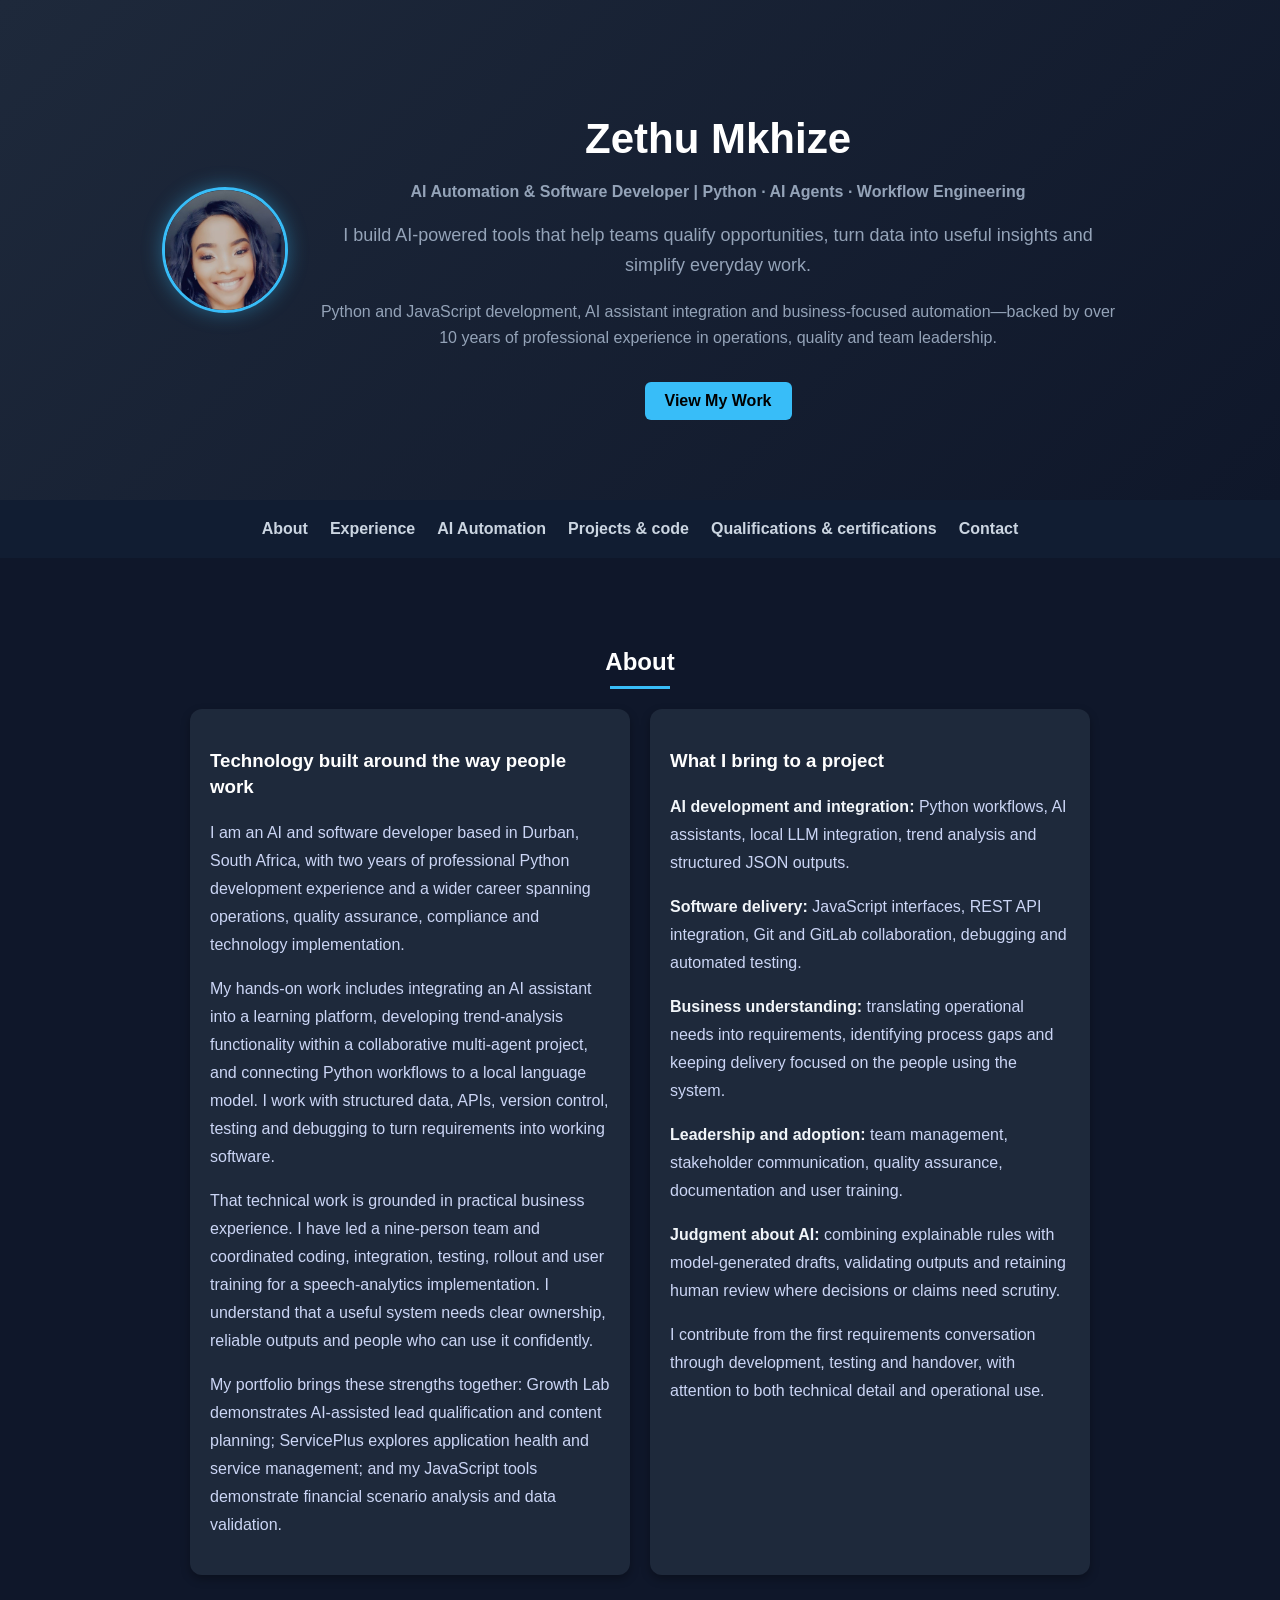
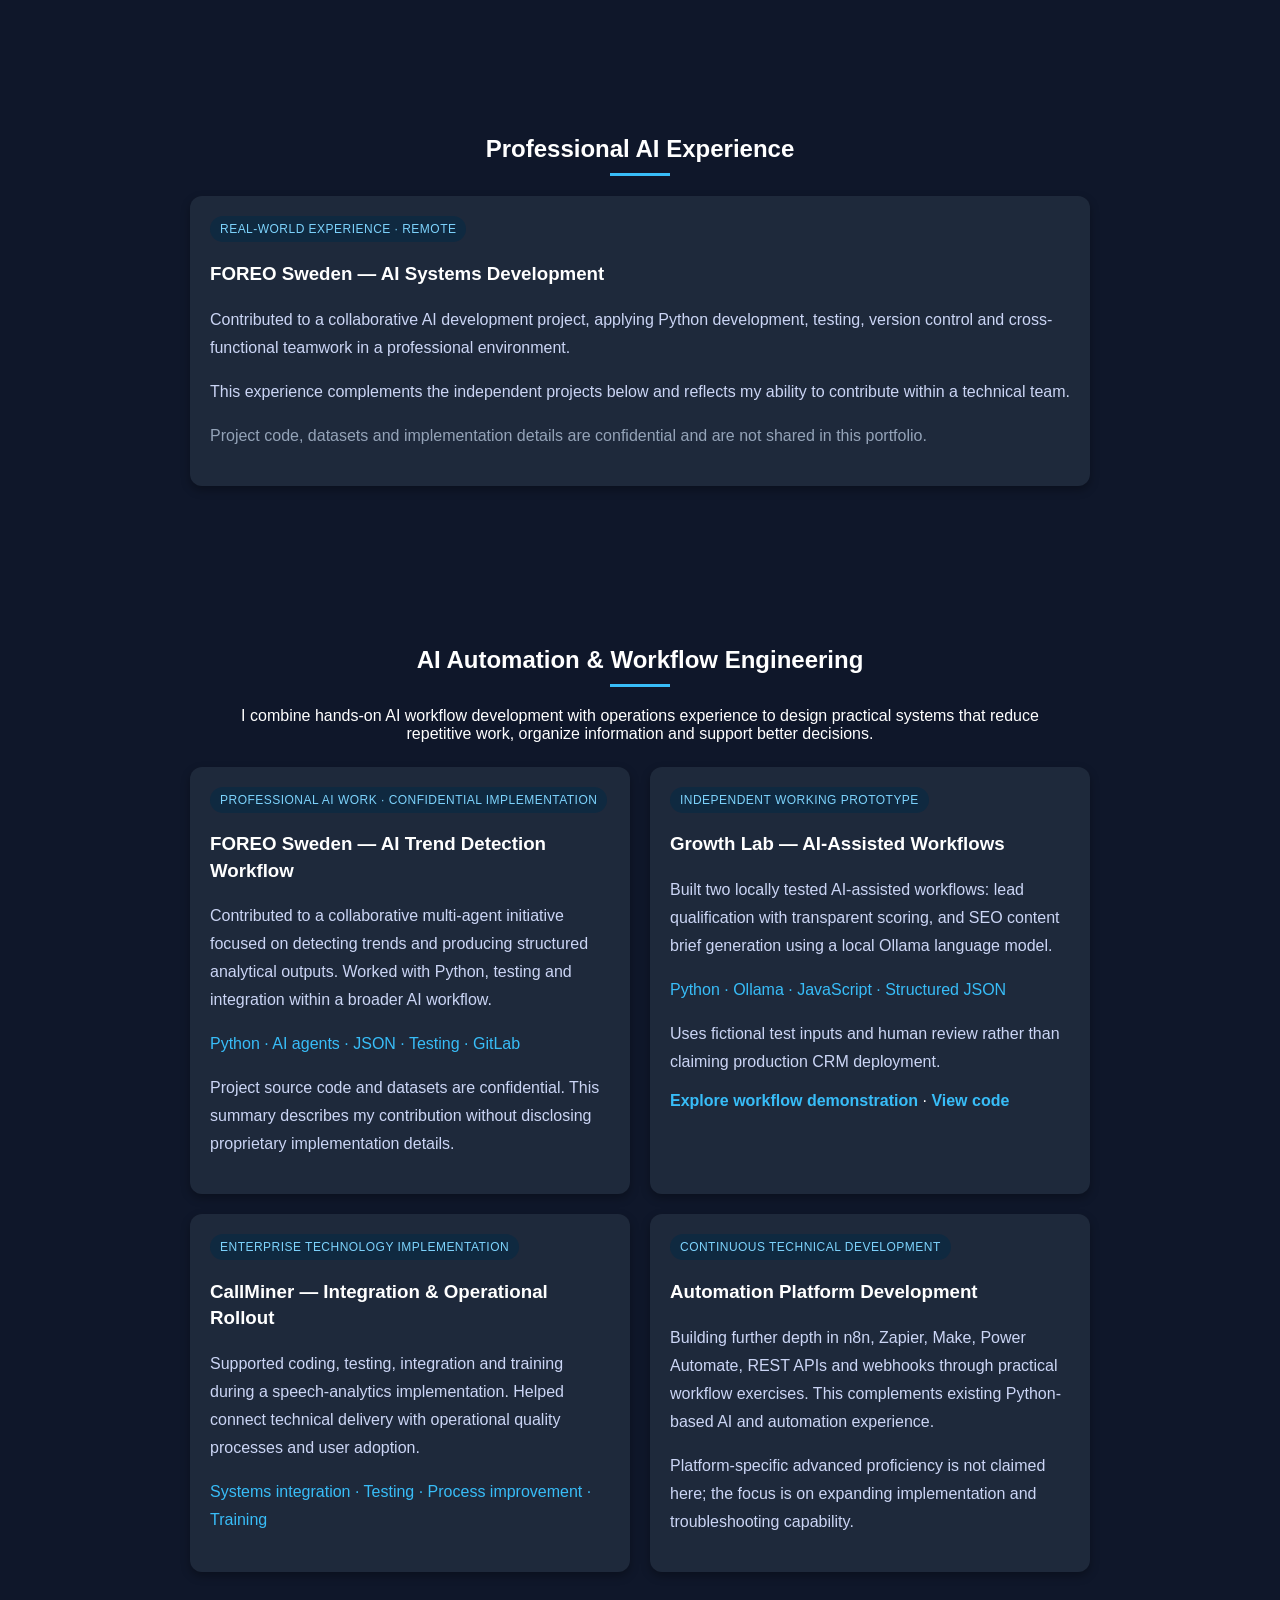
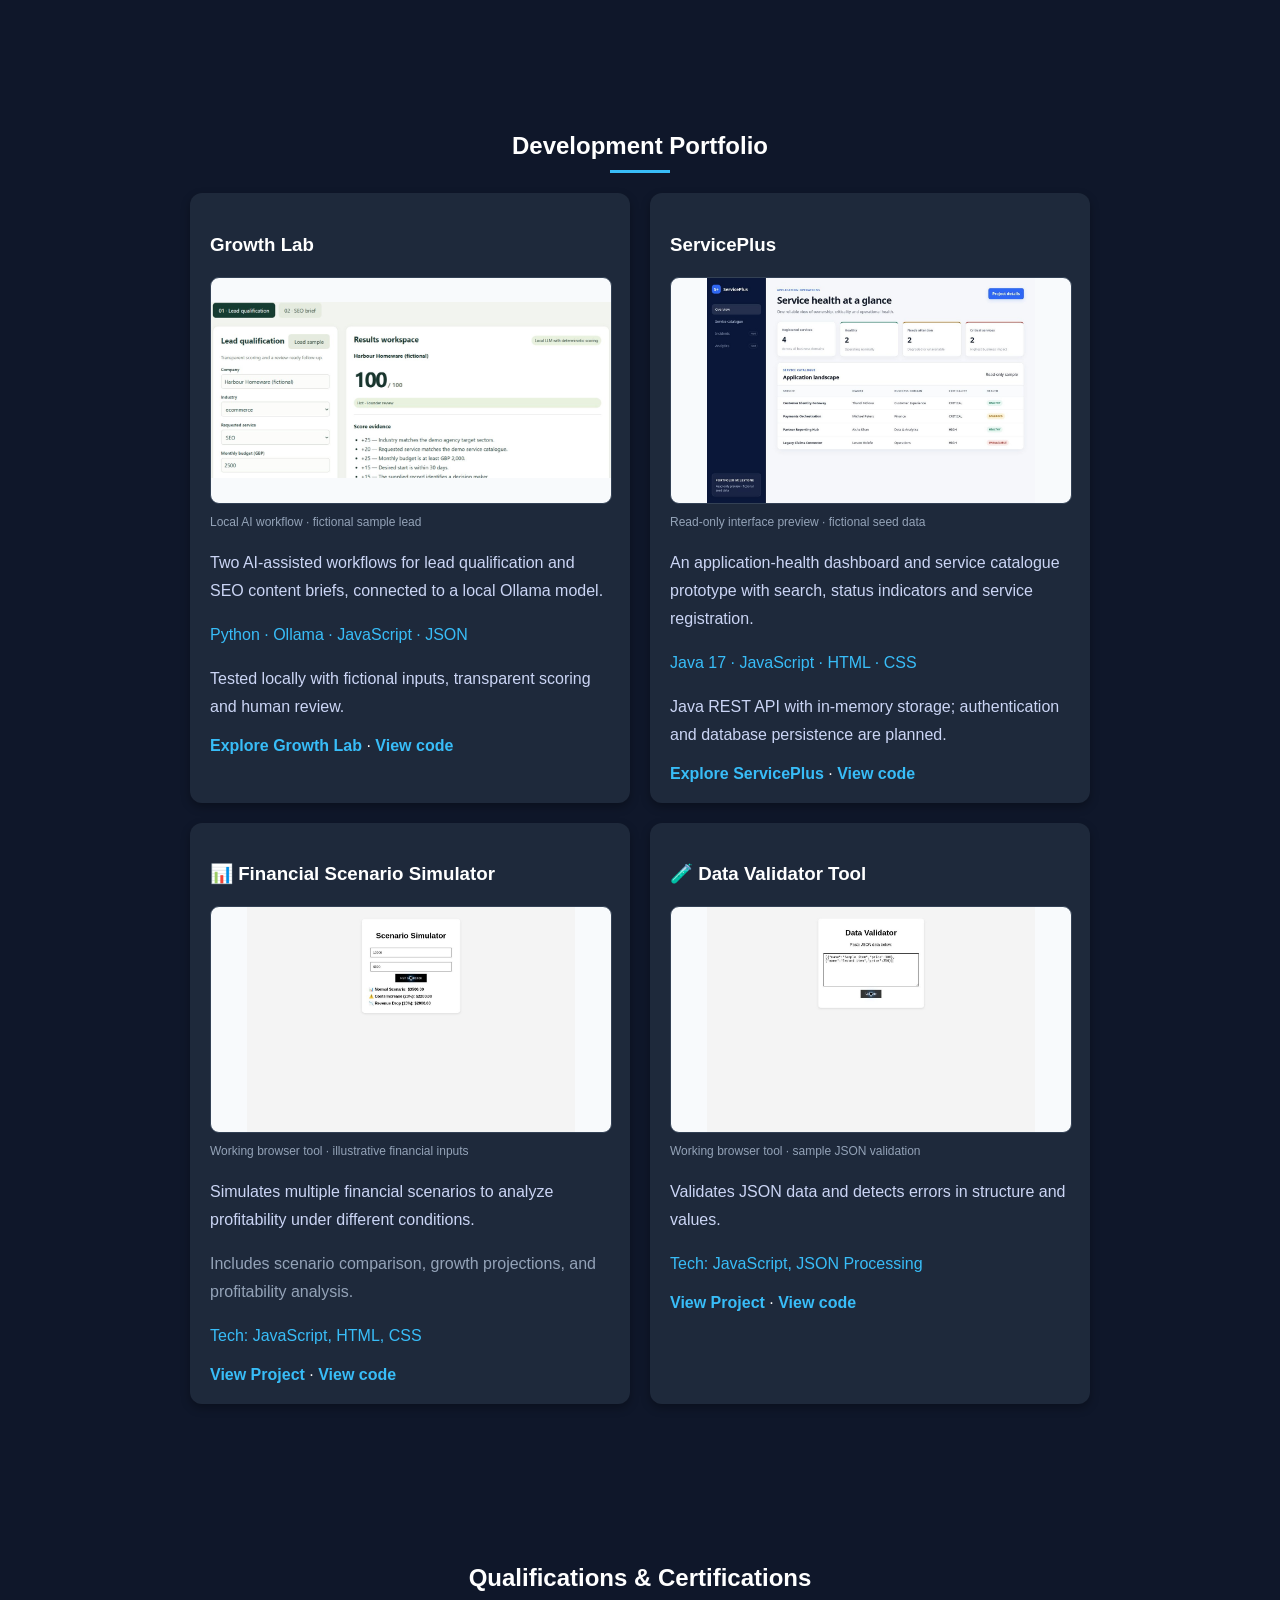
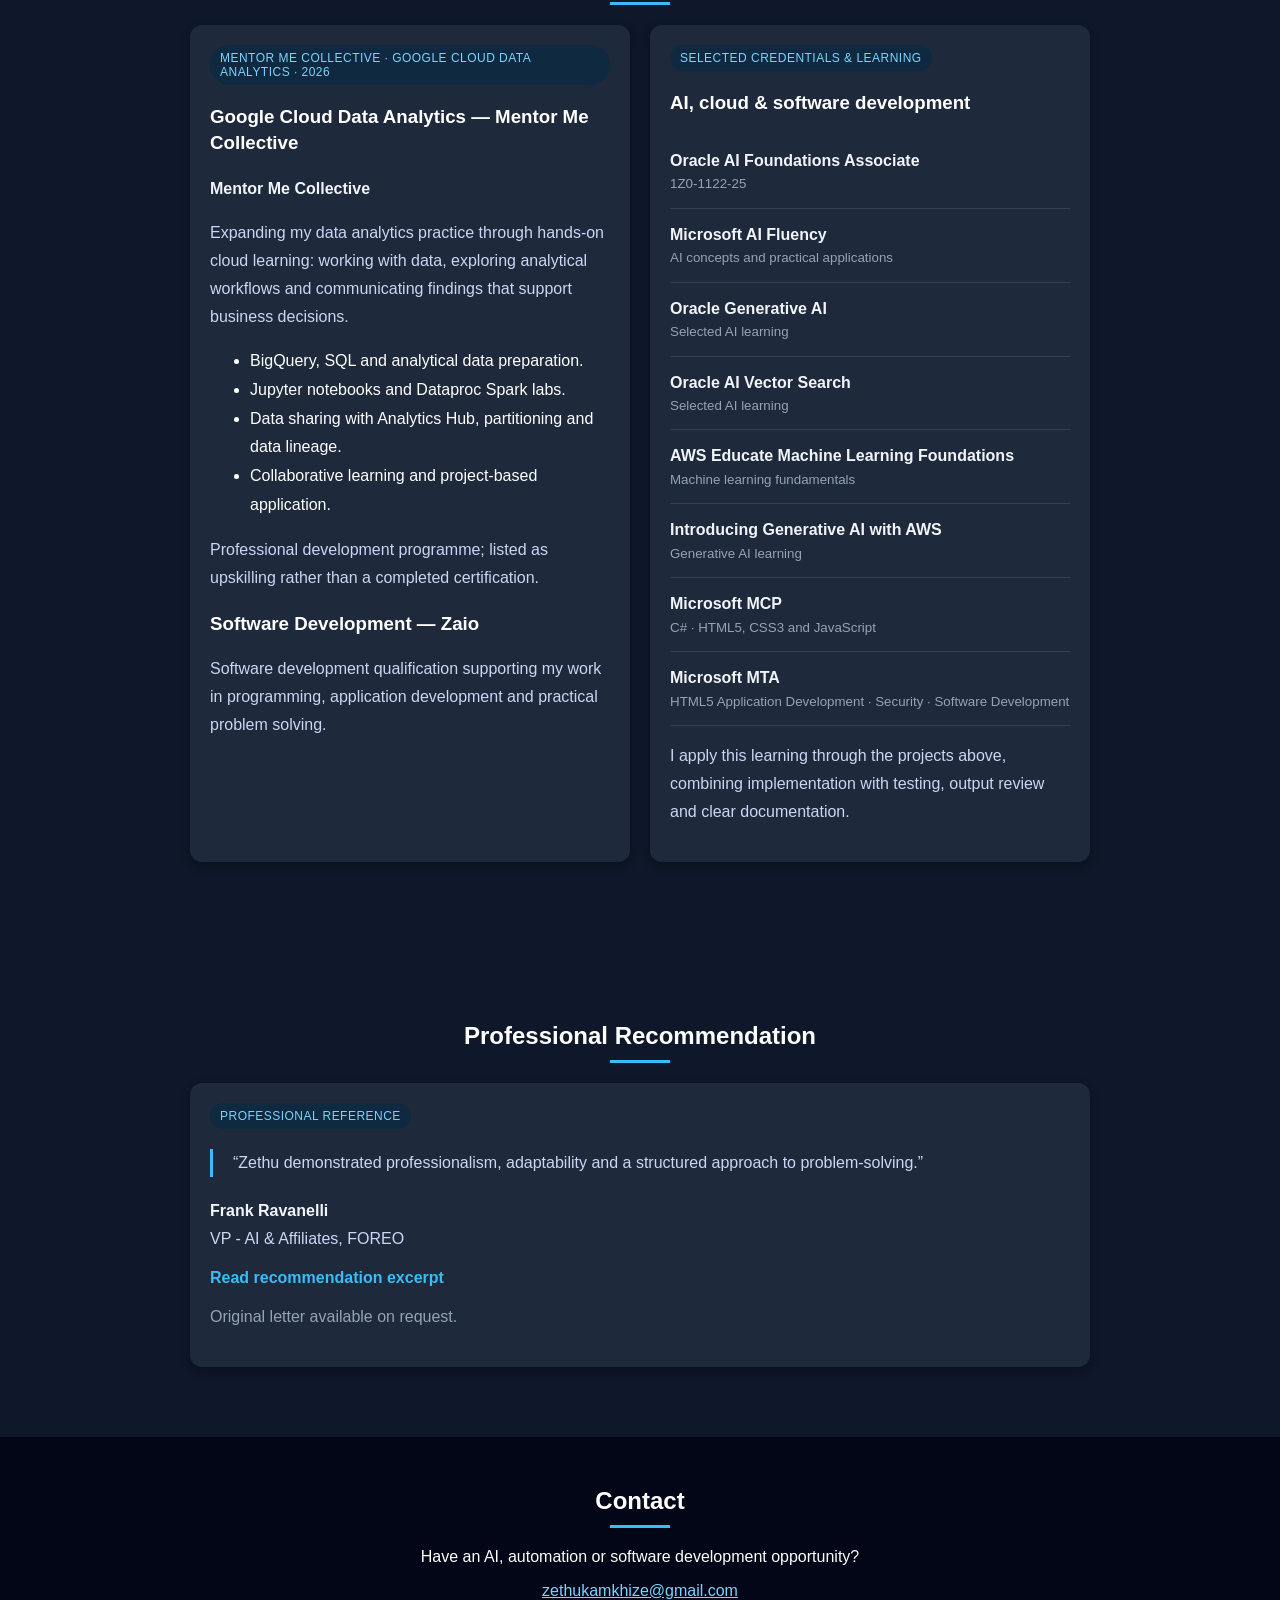
<file: index.html>
<!DOCTYPE html>
<html lang="en">
<head>
  <meta charset="UTF-8">
  <title>Zethu Mkhize | AI & Software Developer</title>
  <meta name="viewport" content="width=device-width, initial-scale=1">
  <meta name="description" content="Zethu Mkhize: Python, AI automation and full-stack development. Explore Growth Lab, ServicePlus and selected projects.">
  <link rel="stylesheet" href="style.css">
  <style>.hero-content > div{max-width:800px}.hero p{line-height:1.65}.project p{line-height:1.75}.project h3{line-height:1.4}.project strong{color:#f1f5f9}.section-nav{display:flex;justify-content:center;gap:22px;flex-wrap:wrap;padding:20px;background:#111d32}.section-nav a{color:#cbd5e1;text-decoration:none;font-weight:600}.section-nav a:hover{color:#38bdf8}.learning-tag{display:inline-block;color:#7dd3fc;background:#0f2940;padding:6px 10px;border-radius:20px;font-size:12px;letter-spacing:.04em}.credentials{list-style:none;padding:0}.credentials li{padding:13px 0;border-bottom:1px solid #334155;line-height:1.6}.credentials small{display:block;color:#94a3b8}.project ul{line-height:1.8}.contact a{color:#7dd3fc}.project-shot{margin:18px 0}.project-shot img{display:block;width:100%;height:225px;object-fit:contain;background:#f8fafc;border-radius:9px;border:1px solid #334155}.project-shot figcaption{font-size:12px;color:#94a3b8;margin-top:9px;line-height:1.5}.project-shot a{display:block}.project-shot a:focus-visible{outline:3px solid #38bdf8;outline-offset:4px}@media(max-width:600px){.project-shot img{height:auto;aspect-ratio:16/10}}</style>
</head>

<body>

  <!-- HERO -->
  <section class="hero">
    <div class="hero-content">
      
      <img src="images/profile.jpg" alt="Zethu Mkhize" class="profile-img">

      <div>
        <h1>Zethu Mkhize</h1>
        <p class="title">AI Automation &amp; Software Developer | Python · AI Agents · Workflow Engineering</p>

        <!-- 🔥 NEW HIGHLIGHT STATEMENT -->
        <p style="font-size:18px; margin-top:10px;">
          I build AI-powered tools that help teams qualify opportunities, turn data into useful insights and simplify everyday work.
        </p>

        <p>
          Python and JavaScript development, AI assistant integration and business-focused automation—backed by over 10 years of professional experience in operations, quality and team leadership.
        </p>

        <a href="#projects" class="cta-btn">View My Work</a>
      </div>

    </div>
  </section>

  <nav class="section-nav" aria-label="Portfolio sections"><a href="#about">About</a><a href="#experience">Experience</a><a href="#automation">AI Automation</a><a href="#projects">Projects &amp; code</a><a href="#learning">Qualifications &amp; certifications</a><a href="#contact">Contact</a></nav>
  <!-- ABOUT -->
  <section class="projects" id="about">
    <h2>About</h2>

    <div class="grid">

      <div class="project">
        <h3>Technology built around the way people work</h3>
        <p>I am an AI and software developer based in Durban, South Africa, with two years of professional Python development experience and a wider career spanning operations, quality assurance, compliance and technology implementation.</p>
        <p>My hands-on work includes integrating an AI assistant into a learning platform, developing trend-analysis functionality within a collaborative multi-agent project, and connecting Python workflows to a local language model. I work with structured data, APIs, version control, testing and debugging to turn requirements into working software.</p>
        <p>That technical work is grounded in practical business experience. I have led a nine-person team and coordinated coding, integration, testing, rollout and user training for a speech-analytics implementation. I understand that a useful system needs clear ownership, reliable outputs and people who can use it confidently.</p>
        <p>My portfolio brings these strengths together: Growth Lab demonstrates AI-assisted lead qualification and content planning; ServicePlus explores application health and service management; and my JavaScript tools demonstrate financial scenario analysis and data validation.</p>
      </div>

      <div class="project">
        <h3>What I bring to a project</h3>
        <p><strong>AI development and integration:</strong> Python workflows, AI assistants, local LLM integration, trend analysis and structured JSON outputs.</p>
        <p><strong>Software delivery:</strong> JavaScript interfaces, REST API integration, Git and GitLab collaboration, debugging and automated testing.</p>
        <p><strong>Business understanding:</strong> translating operational needs into requirements, identifying process gaps and keeping delivery focused on the people using the system.</p>
        <p><strong>Leadership and adoption:</strong> team management, stakeholder communication, quality assurance, documentation and user training.</p>
        <p><strong>Judgment about AI:</strong> combining explainable rules with model-generated drafts, validating outputs and retaining human review where decisions or claims need scrutiny.</p>
        <p>I contribute from the first requirements conversation through development, testing and handover, with attention to both technical detail and operational use.</p>
      </div>

    </div>
  </section>

  <section class="projects" id="experience">
    <h2>Professional AI Experience</h2>
    <div class="project" style="max-width:860px;margin:auto">
      <span class="learning-tag">REAL-WORLD EXPERIENCE · REMOTE</span>
      <h3>FOREO Sweden — AI Systems Development</h3>
      <p>Contributed to a collaborative AI development project, applying Python development, testing, version control and cross-functional teamwork in a professional environment.</p>
      <p>This experience complements the independent projects below and reflects my ability to contribute within a technical team.</p>
      <p style="color:#94a3b8">Project code, datasets and implementation details are confidential and are not shared in this portfolio.</p>
    </div>
  </section>

  <section class="projects" id="automation">
    <h2>AI Automation &amp; Workflow Engineering</h2>
    <p style="max-width:860px;margin:0 auto 24px;text-align:center">I combine hands-on AI workflow development with operations experience to design practical systems that reduce repetitive work, organize information and support better decisions.</p>
    <div class="grid">
      <div class="project">
        <span class="learning-tag">PROFESSIONAL AI WORK · CONFIDENTIAL IMPLEMENTATION</span>
        <h3>FOREO Sweden — AI Trend Detection Workflow</h3>
        <p>Contributed to a collaborative multi-agent initiative focused on detecting trends and producing structured analytical outputs. Worked with Python, testing and integration within a broader AI workflow.</p>
        <p style="color:#38bdf8">Python · AI agents · JSON · Testing · GitLab</p>
        <p>Project source code and datasets are confidential. This summary describes my contribution without disclosing proprietary implementation details.</p>
      </div>
      <div class="project">
        <span class="learning-tag">INDEPENDENT WORKING PROTOTYPE</span>
        <h3>Growth Lab — AI-Assisted Workflows</h3>
        <p>Built two locally tested AI-assisted workflows: lead qualification with transparent scoring, and SEO content brief generation using a local Ollama language model.</p>
        <p style="color:#38bdf8">Python · Ollama · JavaScript · Structured JSON</p>
        <p>Uses fictional test inputs and human review rather than claiming production CRM deployment.</p>
        <a href="growth-lab.html">Explore workflow demonstration</a> · <a href="https://github.com/ZethuM13/portfolio/tree/main/projects/growth-lab">View code</a>
      </div>
      <div class="project">
        <span class="learning-tag">ENTERPRISE TECHNOLOGY IMPLEMENTATION</span>
        <h3>CallMiner — Integration &amp; Operational Rollout</h3>
        <p>Supported coding, testing, integration and training during a speech-analytics implementation. Helped connect technical delivery with operational quality processes and user adoption.</p>
        <p style="color:#38bdf8">Systems integration · Testing · Process improvement · Training</p>
      </div>
      <div class="project">
        <span class="learning-tag">CONTINUOUS TECHNICAL DEVELOPMENT</span>
        <h3>Automation Platform Development</h3>
        <p>Building further depth in n8n, Zapier, Make, Power Automate, REST APIs and webhooks through practical workflow exercises. This complements existing Python-based AI and automation experience.</p>
        <p>Platform-specific advanced proficiency is not claimed here; the focus is on expanding implementation and troubleshooting capability.</p>
      </div>
    </div>
  </section>
  <!-- PROJECTS -->
  <section class="projects" id="projects">
    <h2>Development Portfolio</h2>

    <div class="grid">

      <div class="project"><h3>Growth Lab</h3><figure class="project-shot"><a href="images/growth-leads.jpg"><img src="images/growth-leads.jpg" alt="Growth Lab showing a sample lead score and evidence" loading="lazy" width="1200" height="700"></a><figcaption>Local AI workflow · fictional sample lead</figcaption></figure><p>Two AI-assisted workflows for lead qualification and SEO content briefs, connected to a local Ollama model.</p><p style="color:#38bdf8">Python · Ollama · JavaScript · JSON</p><p>Tested locally with fictional inputs, transparent scoring and human review.</p><a href="growth-lab.html">Explore Growth Lab</a> · <a href="https://github.com/ZethuM13/portfolio/tree/main/projects/growth-lab">View code</a></div>
      <div class="project"><h3>ServicePlus</h3><figure class="project-shot"><a href="images/serviceplus.jpg"><img src="images/serviceplus.jpg" alt="ServicePlus dashboard with service health cards and sample catalogue" loading="lazy" width="1200" height="700"></a><figcaption>Read-only interface preview · fictional seed data</figcaption></figure><p>An application-health dashboard and service catalogue prototype with search, status indicators and service registration.</p><p style="color:#38bdf8">Java 17 · JavaScript · HTML · CSS</p><p>Java REST API with in-memory storage; authentication and database persistence are planned.</p><a href="serviceplus.html">Explore ServicePlus</a> · <a href="https://github.com/ZethuM13/portfolio/tree/main/projects/serviceplus">View code</a></div>
      <!-- PROJECT 1 -->
      <div class="project">
        <h3>📊 Financial Scenario Simulator</h3><figure class="project-shot"><a href="images/simulator.jpg"><img src="images/simulator.jpg" alt="Financial simulator with three calculated scenario results" loading="lazy" width="1200" height="700"></a><figcaption>Working browser tool · illustrative financial inputs</figcaption></figure>
        <p>
          Simulates multiple financial scenarios to analyze profitability under different conditions.
        </p>

        <!-- 🔥 DEPTH ADDED -->
        <p style="color:#94a3b8;">
          Includes scenario comparison, growth projections, and profitability analysis.
        </p>

        <!-- 🔥 TECH STACK -->
        <p style="color:#38bdf8;">
          Tech: JavaScript, HTML, CSS
        </p>

        <a href="project1.html">View Project</a> · <a href="https://github.com/ZethuM13/portfolio/blob/main/project1.html">View code</a>
      </div>

      <!-- PROJECT 2 -->
      <div class="project">
        <h3>🧪 Data Validator Tool</h3><figure class="project-shot"><a href="images/validator.jpg"><img src="images/validator.jpg" alt="JSON validator confirming the supplied sample data is valid" loading="lazy" width="1200" height="700"></a><figcaption>Working browser tool · sample JSON validation</figcaption></figure>
        <p>
          Validates JSON data and detects errors in structure and values.
        </p>

        <!-- 🔥 TECH STACK -->
        <p style="color:#38bdf8;">
          Tech: JavaScript, JSON Processing
        </p>

        <a href="project2.html">View Project</a> · <a href="https://github.com/ZethuM13/portfolio/blob/main/project2.html">View code</a>
      </div>



    </div>
  </section>

  <section class="projects" id="learning">
    <h2>Qualifications &amp; Certifications</h2>
    <div class="grid">
      <div class="project">
        <span class="learning-tag">MENTOR ME COLLECTIVE · GOOGLE CLOUD DATA ANALYTICS · 2026</span>
        <h3>Google Cloud Data Analytics — Mentor Me Collective</h3>
        <p><strong>Mentor Me Collective</strong></p>
        <p>Expanding my data analytics practice through hands-on cloud learning: working with data, exploring analytical workflows and communicating findings that support business decisions.</p>
        <ul><li>BigQuery, SQL and analytical data preparation.</li><li>Jupyter notebooks and Dataproc Spark labs.</li><li>Data sharing with Analytics Hub, partitioning and data lineage.</li><li>Collaborative learning and project-based application.</li></ul>
        <p>Professional development programme; listed as upskilling rather than a completed certification.</p>
        <h3>Software Development — Zaio</h3>
        <p>Software development qualification supporting my work in programming, application development and practical problem solving.</p>
      </div>
      <div class="project">
        <span class="learning-tag">SELECTED CREDENTIALS &amp; LEARNING</span>
        <h3>AI, cloud &amp; software development</h3>
        <ul class="credentials">
          <li><strong>Oracle AI Foundations Associate</strong><small>1Z0-1122-25</small></li>
          <li><strong>Microsoft AI Fluency</strong><small>AI concepts and practical applications</small></li>
          <li><strong>Oracle Generative AI</strong><small>Selected AI learning</small></li>
          <li><strong>Oracle AI Vector Search</strong><small>Selected AI learning</small></li>
          <li><strong>AWS Educate Machine Learning Foundations</strong><small>Machine learning fundamentals</small></li>
          <li><strong>Introducing Generative AI with AWS</strong><small>Generative AI learning</small></li>
          <li><strong>Microsoft MCP</strong><small>C# · HTML5, CSS3 and JavaScript</small></li>
          <li><strong>Microsoft MTA</strong><small>HTML5 Application Development · Security · Software Development</small></li>
        </ul>
        <p>I apply this learning through the projects above, combining implementation with testing, output review and clear documentation.</p>
      </div>
    </div>
  </section>

  <section class="projects" id="recommendation"><h2>Professional Recommendation</h2><div class="project" style="max-width:860px;margin:auto"><span class="learning-tag">PROFESSIONAL REFERENCE</span><blockquote style="margin:20px 0;padding-left:20px;border-left:3px solid #38bdf8"><p>“Zethu demonstrated professionalism, adaptability and a structured approach to problem-solving.”</p></blockquote><p><strong>Frank Ravanelli</strong><br>VP - AI &amp; Affiliates, FOREO</p><a href="recommendation.html">Read recommendation excerpt</a><p style="color:#94a3b8">Original letter available on request.</p></div></section>
  <!-- CONTACT -->
  <section class="contact" id="contact">
    <h2>Contact</h2>
    <p>Have an AI, automation or software development opportunity?</p><p><a href="mailto:zethukamkhize@gmail.com">zethukamkhize@gmail.com</a></p>
  </section>

</body>
</html>
</file>
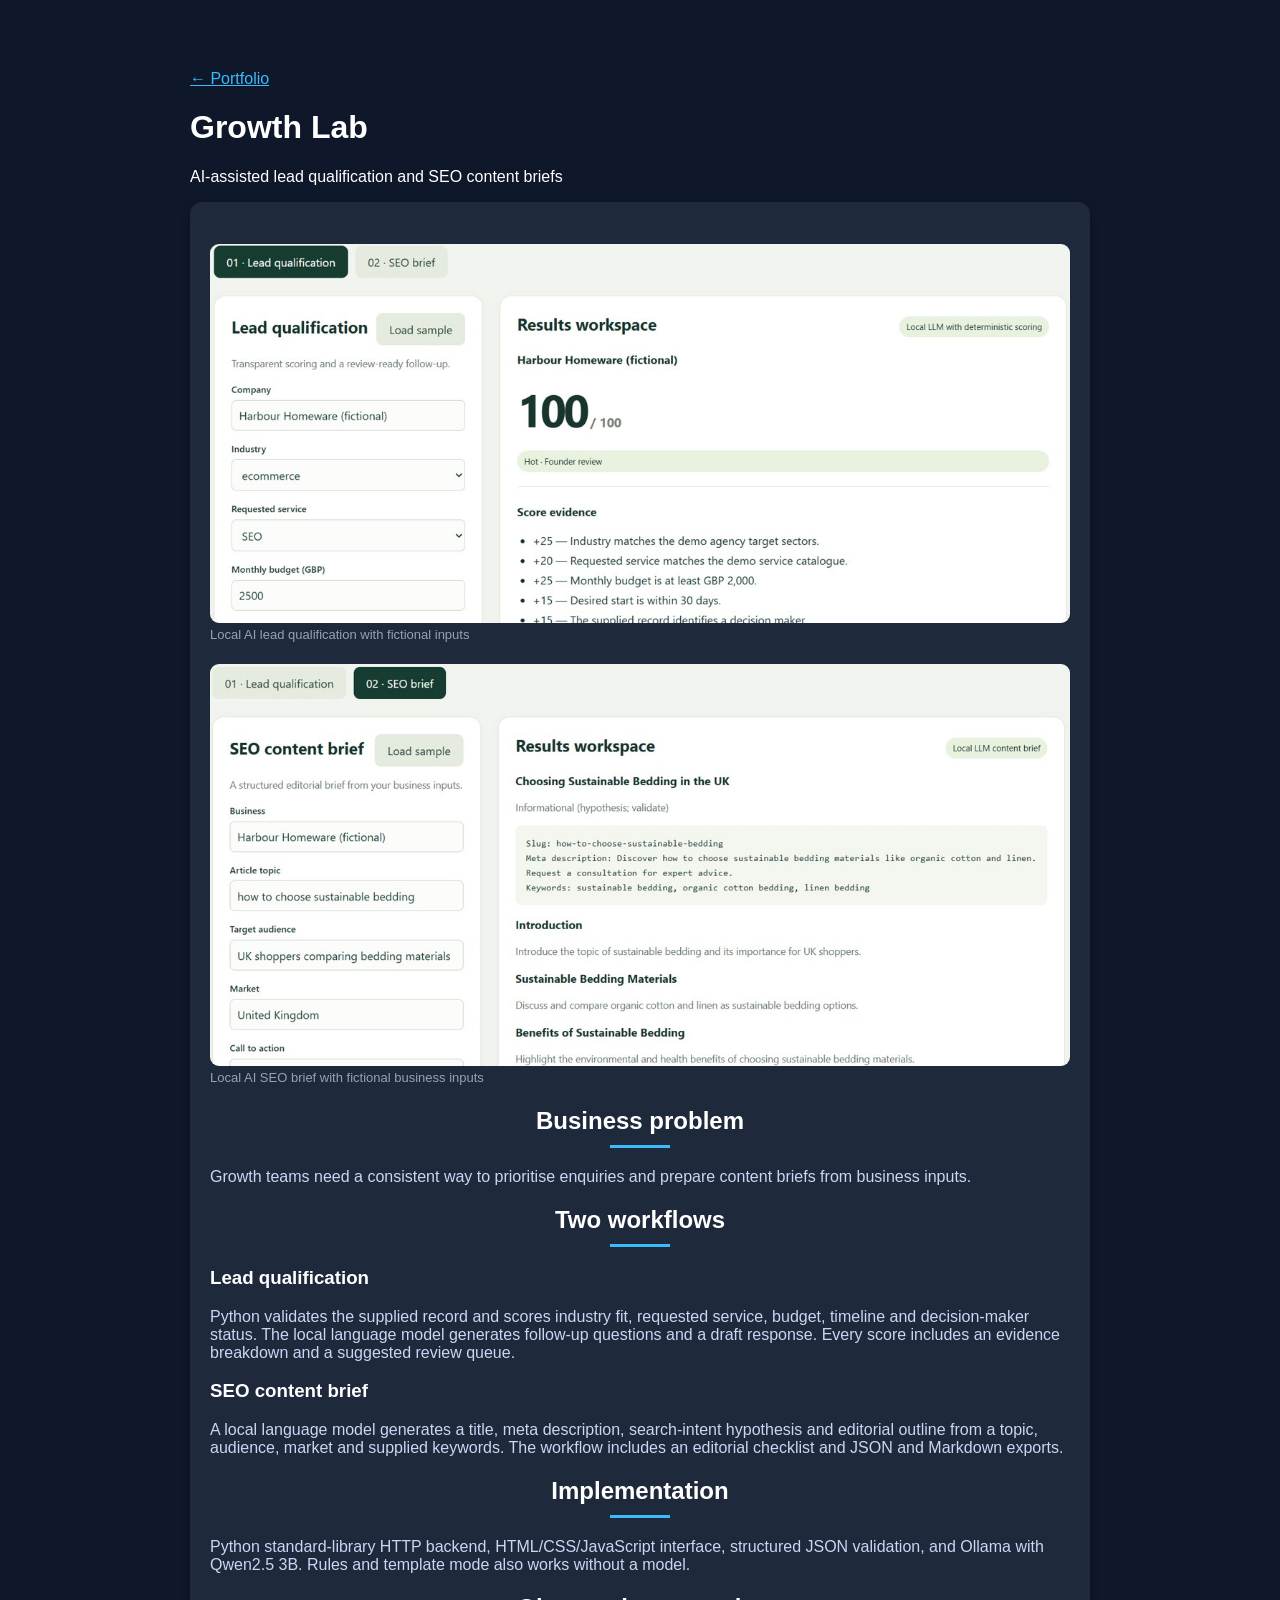
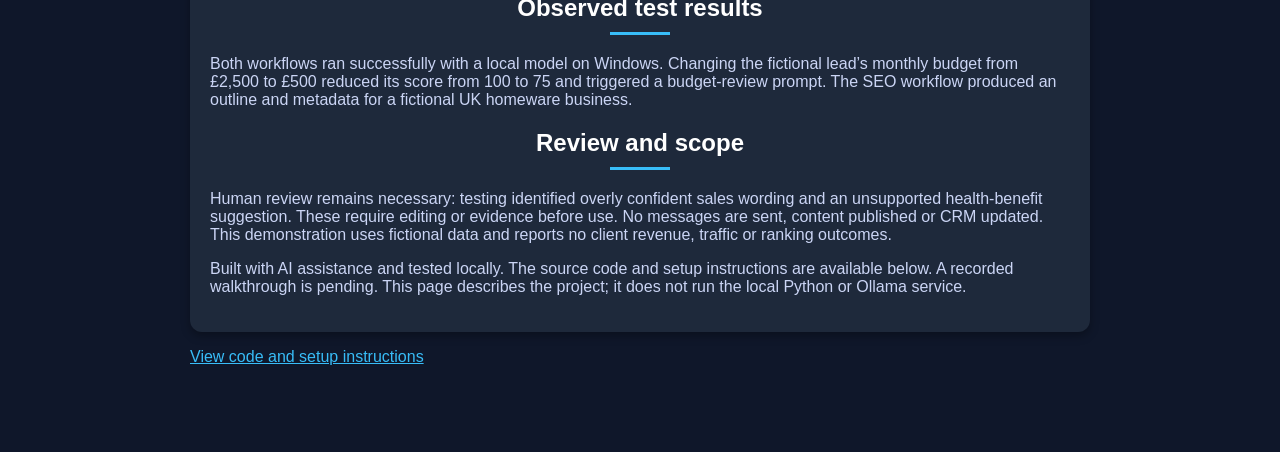
<file: growth-lab.html>
<!DOCTYPE html><html lang="en"><head><meta charset="UTF-8"><title>Growth Lab | Zethu Mkhize</title><link rel="stylesheet" href="style.css"><meta name="viewport" content="width=device-width, initial-scale=1"><style>.project-shot{margin:22px 0}.project-shot img{width:100%;height:auto;border-radius:9px}.project-shot figcaption{color:#94a3b8;font-size:13px}</style></head><body><main class="projects" style="max-width:900px;margin:auto"><a href="index.html#projects" style="color:#38bdf8">← Portfolio</a><h1>Growth Lab</h1><p>AI-assisted lead qualification and SEO content briefs</p><div class="project"><figure class="project-shot"><a href="images/growth-leads.jpg"><img src="images/growth-leads.jpg" alt="Lead qualification output" loading="lazy" width="1200" height="700"></a><figcaption>Local AI lead qualification with fictional inputs</figcaption></figure><figure class="project-shot"><a href="images/growth-seo.jpg"><img src="images/growth-seo.jpg" alt="SEO content brief output" loading="lazy" width="1200" height="700"></a><figcaption>Local AI SEO brief with fictional business inputs</figcaption></figure><h2>Business problem</h2><p>Growth teams need a consistent way to prioritise enquiries and prepare content briefs from business inputs.</p><h2>Two workflows</h2><h3>Lead qualification</h3><p>Python validates the supplied record and scores industry fit, requested service, budget, timeline and decision-maker status. The local language model generates follow-up questions and a draft response. Every score includes an evidence breakdown and a suggested review queue.</p><h3>SEO content brief</h3><p>A local language model generates a title, meta description, search-intent hypothesis and editorial outline from a topic, audience, market and supplied keywords. The workflow includes an editorial checklist and JSON and Markdown exports.</p><h2>Implementation</h2><p>Python standard-library HTTP backend, HTML/CSS/JavaScript interface, structured JSON validation, and Ollama with Qwen2.5 3B. Rules and template mode also works without a model.</p><h2>Observed test results</h2><p>Both workflows ran successfully with a local model on Windows. Changing the fictional lead’s monthly budget from £2,500 to £500 reduced its score from 100 to 75 and triggered a budget-review prompt. The SEO workflow produced an outline and metadata for a fictional UK homeware business.</p><h2>Review and scope</h2><p>Human review remains necessary: testing identified overly confident sales wording and an unsupported health-benefit suggestion. These require editing or evidence before use. No messages are sent, content published or CRM updated. This demonstration uses fictional data and reports no client revenue, traffic or ranking outcomes.</p><p>Built with AI assistance and tested locally. The source code and setup instructions are available below. A recorded walkthrough is pending. This page describes the project; it does not run the local Python or Ollama service.</p></div><p><a href="https://github.com/ZethuM13/portfolio/tree/main/projects/growth-lab" style="color:#38bdf8">View code and setup instructions</a></p></main></body></html>
</file>
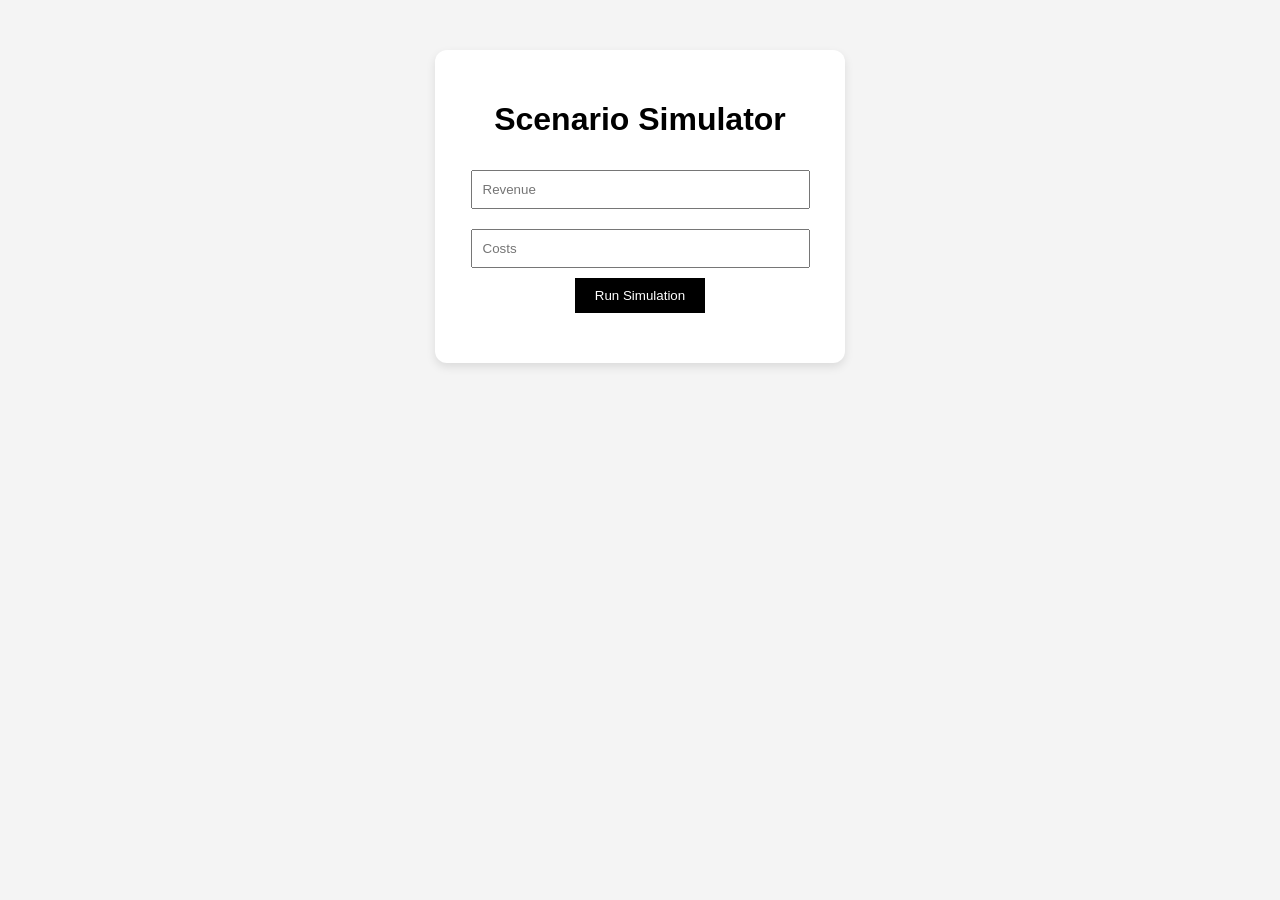
<file: project1.html>
<!DOCTYPE html>
<html lang="en">
<head>
  <meta charset="UTF-8">
  <title>Financial Scenario Simulator</title>

  <style>
    body {
      font-family: Arial, sans-serif;
      background: #f4f4f4;
      text-align: center;
      padding: 50px;
      margin: 0;
    }

    .container {
      background: white;
      padding: 30px;
      border-radius: 12px;
      width: 350px;
      margin: auto;
      box-shadow: 0 4px 10px rgba(0,0,0,0.1);
    }

    input {
      width: 90%;
      padding: 10px;
      margin: 10px 0;
    }

    button {
      padding: 10px 20px;
      background: black;
      color: white;
      border: none;
      cursor: pointer;
    }

    #result {
      margin-top: 20px;
      text-align: left;
      font-weight: bold;
    }

    .scenario {
      margin-top: 10px;
    }
  </style>
</head>

<body>

  <div class="container">
    <h1>Scenario Simulator</h1>

    <input type="number" id="revenue" placeholder="Revenue">
    <input type="number" id="costs" placeholder="Costs">

    <button onclick="calculate()">Run Simulation</button>

    <div id="result"></div>
  </div>

  <script>
    function calculate() {
      let revenue = Number(document.getElementById("revenue").value);
      let costs = Number(document.getElementById("costs").value);
      let resultDiv = document.getElementById("result");

      if (revenue <= 0 || isNaN(revenue)) {
        resultDiv.innerHTML = "Enter valid revenue";
        return;
      }

      if (costs < 0 || isNaN(costs)) {
        resultDiv.innerHTML = "Enter valid costs";
        return;
      }

      // SCENARIO 1: Normal
      let profit1 = revenue - costs;

      // SCENARIO 2: Costs increase by 20%
      let increasedCosts = costs * 1.2;
      let profit2 = revenue - increasedCosts;

      // SCENARIO 3: Revenue drops by 15%
      let reducedRevenue = revenue * 0.85;
      let profit3 = reducedRevenue - costs;

      resultDiv.innerHTML =
        "<div class='scenario'>📊 Normal Scenario: $" + profit1.toFixed(2) + "</div>" +
        "<div class='scenario'>⚠️ Costs Increase (20%): $" + profit2.toFixed(2) + "</div>" +
        "<div class='scenario'>📉 Revenue Drop (15%): $" + profit3.toFixed(2) + "</div>";
    }
  </script>

</body>
</html>
</file>
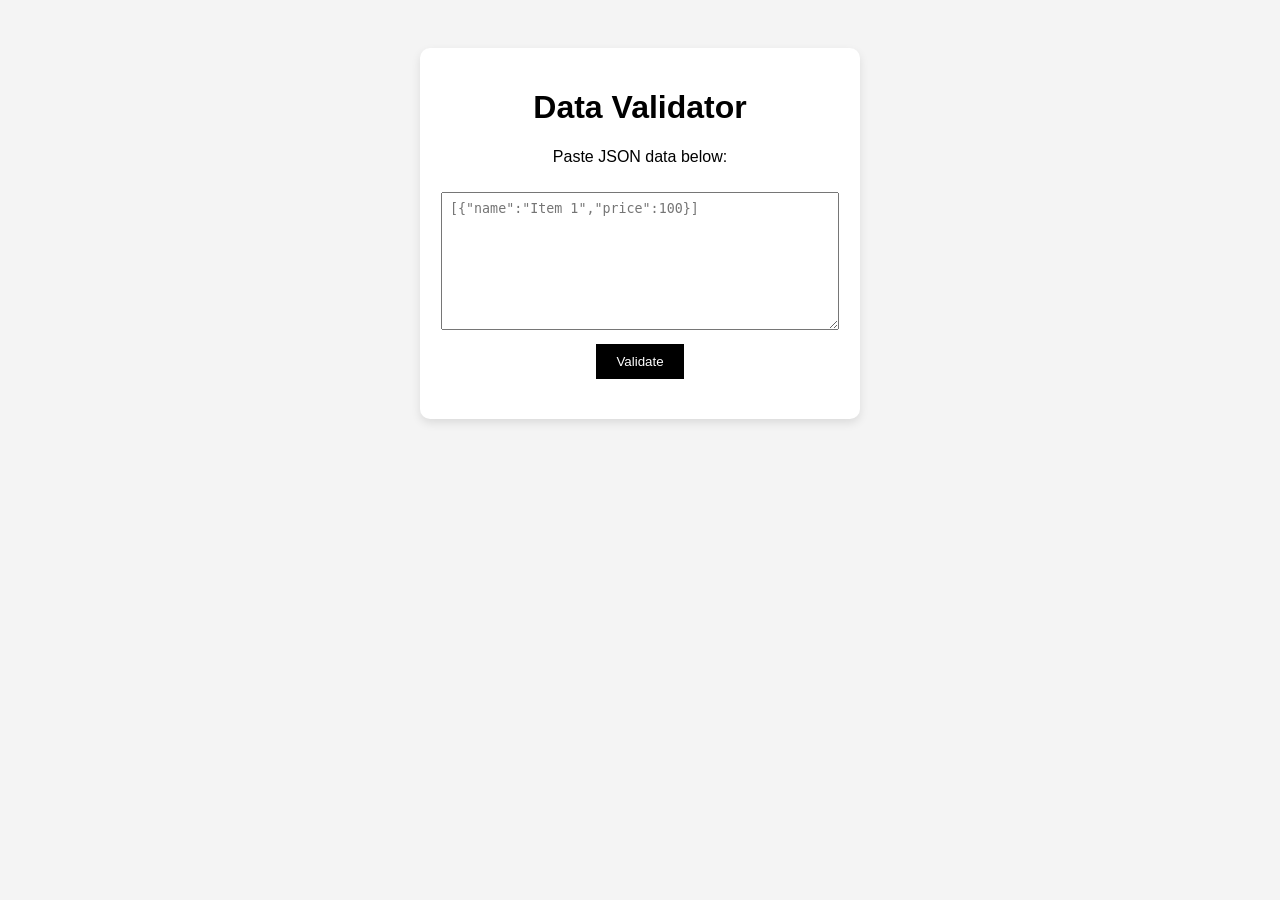
<file: project2.html>
<!DOCTYPE html>
<html lang="en">
<head>
  <meta charset="UTF-8">
  <title>Data Validator</title>

  <style>
    body {
      font-family: Arial;
      background: #f4f4f4;
      padding: 40px;
      text-align: center;
    }

    .container {
      background: white;
      padding: 20px;
      border-radius: 10px;
      width: 400px;
      margin: auto;
      box-shadow: 0 4px 10px rgba(0,0,0,0.1);
    }

    textarea {
      width: 95%;
      height: 120px;
      margin-top: 10px;
      padding: 8px;
    }

    button {
      margin-top: 10px;
      padding: 10px 20px;
      background: black;
      color: white;
      border: none;
      cursor: pointer;
    }

    button:hover {
      background: #333;
    }

    #result {
      margin-top: 20px;
      text-align: left;
      font-weight: bold;
    }

    .error {
      color: red;
    }

    .success {
      color: green;
    }
  </style>
</head>

<body>

  <div class="container">
    <h1>Data Validator</h1>

    <p>Paste JSON data below:</p>

    <textarea id="jsonInput" placeholder='[{"name":"Item 1","price":100}]'></textarea>

    <br>
    <button onclick="validateData()">Validate</button>

    <div id="result"></div>
  </div>

  <script>
    function validateData() {
      let input = document.getElementById("jsonInput").value;
      let resultDiv = document.getElementById("result");

      resultDiv.innerHTML = "";

      try {
        let data = JSON.parse(input);

        if (!Array.isArray(data)) {
          resultDiv.innerHTML = "<span class='error'>Data must be an array.</span>";
          return;
        }

        let errors = [];

        data.forEach((item, index) => {
          if (!item.name) {
            errors.push("Item " + (index + 1) + ": Missing name");
          }

          if (typeof item.price !== "number") {
            errors.push("Item " + (index + 1) + ": Price must be a number");
          }

          if (item.price < 0) {
            errors.push("Item " + (index + 1) + ": Price cannot be negative");
          }
        });

        if (errors.length > 0) {
          resultDiv.innerHTML = "<span class='error'>" + errors.join("<br>") + "</span>";
        } else {
          resultDiv.innerHTML = "<span class='success'>✅ Data is valid and ready for processing.</span>";
        }

      } catch (e) {
        resultDiv.innerHTML = "<span class='error'>Invalid JSON format.</span>";
      }
    }
  </script>

</body>
</html>
</file>
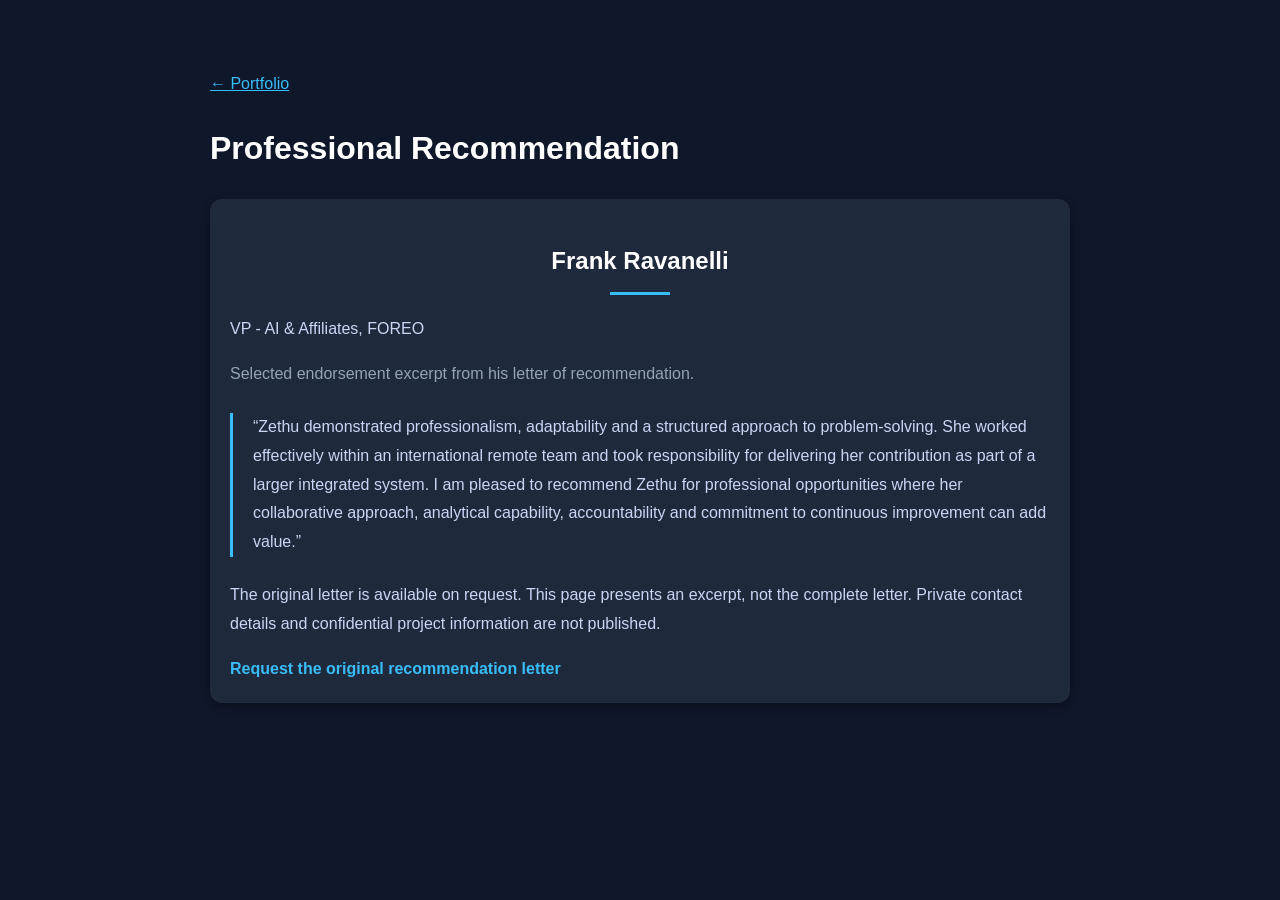
<file: recommendation.html>
<!DOCTYPE html><html lang="en"><head><meta charset="UTF-8"><meta name="viewport" content="width=device-width,initial-scale=1"><title>Professional Recommendation | Zethu Mkhize</title><link rel="stylesheet" href="style.css"></head><body><main class="projects" style="max-width:860px;margin:auto;line-height:1.8"><a href="index.html#recommendation" style="color:#38bdf8">← Portfolio</a><h1>Professional Recommendation</h1><div class="project"><h2>Frank Ravanelli</h2><p>VP - AI &amp; Affiliates, FOREO</p><p style="color:#94a3b8">Selected endorsement excerpt from his letter of recommendation.</p><blockquote style="margin:24px 0;padding-left:20px;border-left:3px solid #38bdf8"><p>“Zethu demonstrated professionalism, adaptability and a structured approach to problem-solving. She worked effectively within an international remote team and took responsibility for delivering her contribution as part of a larger integrated system. I am pleased to recommend Zethu for professional opportunities where her collaborative approach, analytical capability, accountability and commitment to continuous improvement can add value.”</p></blockquote><p>The original letter is available on request. This page presents an excerpt, not the complete letter. Private contact details and confidential project information are not published.</p><a href="mailto:zethukamkhize@gmail.com">Request the original recommendation letter</a></div></main></body></html>
</file>
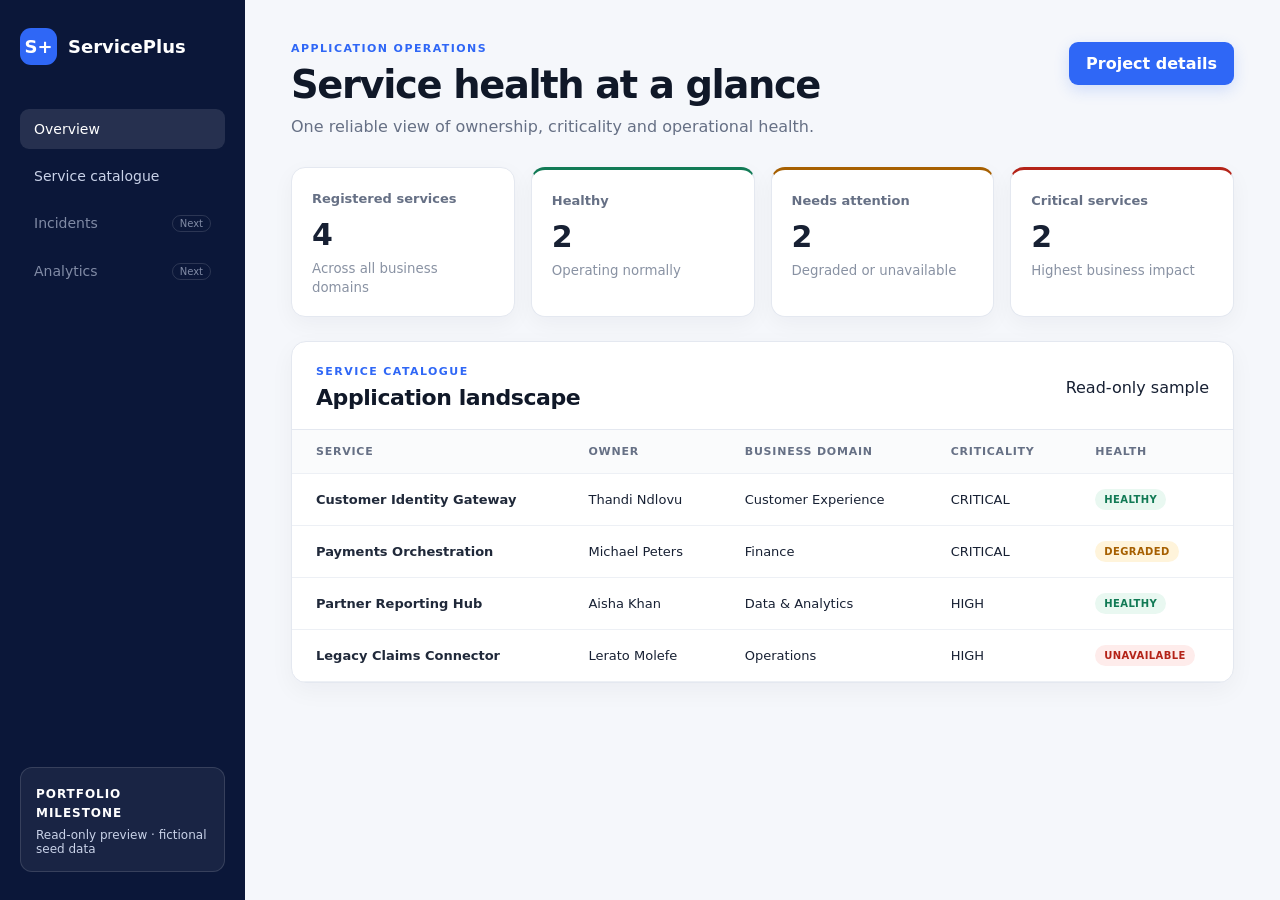
<file: serviceplus-preview.html>
<!doctype html>
<html lang="en">
<head>
  <meta charset="UTF-8">
  <meta name="viewport" content="width=device-width, initial-scale=1.0">
  <meta name="description" content="ServicePlus application health and incident management platform">
  <title>ServicePlus | Service Catalogue</title>
  <style>:root {
  --navy: #0b1739;
  --blue: #2f67f6;
  --blue-soft: #eef3ff;
  --ink: #172033;
  --muted: #667085;
  --line: #e4e8f0;
  --surface: #ffffff;
  --canvas: #f5f7fb;
  --green: #117a55;
  --green-soft: #e9f8f1;
  --amber: #a65f00;
  --amber-soft: #fff4db;
  --red: #b42318;
  --red-soft: #feeceb;
  font-family: Inter, ui-sans-serif, system-ui, -apple-system, BlinkMacSystemFont, "Segoe UI", sans-serif;
  color: var(--ink);
  background: var(--canvas);
}

* { box-sizing: border-box; }
body { margin: 0; min-height: 100vh; background: var(--canvas); }
button, input, select { font: inherit; }
button { cursor: pointer; }
.sr-only { position: absolute; width: 1px; height: 1px; padding: 0; margin: -1px; overflow: hidden; clip: rect(0,0,0,0); white-space: nowrap; border: 0; }

.sidebar {
  position: fixed; inset: 0 auto 0 0; width: 245px; padding: 28px 20px;
  display: flex; flex-direction: column; color: white; background: var(--navy);
}
.brand { display: flex; align-items: center; gap: 11px; color: white; text-decoration: none; font-weight: 750; font-size: 18px; }
.brand-mark { display: grid; place-items: center; width: 37px; height: 37px; border-radius: 11px; background: var(--blue); }
nav { display: grid; gap: 7px; margin-top: 44px; }
.nav-link { display: flex; justify-content: space-between; padding: 12px 14px; border-radius: 9px; color: #c9d2e8; text-decoration: none; font-size: 14px; }
.nav-link.active { color: white; background: rgba(255,255,255,.11); }
.nav-link.disabled { opacity: .62; }
.nav-link span { font-size: 10px; padding: 2px 7px; border: 1px solid rgba(255,255,255,.22); border-radius: 10px; }
.sidebar-note { margin-top: auto; padding: 15px; border: 1px solid rgba(255,255,255,.13); border-radius: 12px; background: rgba(255,255,255,.06); }
.sidebar-note strong { font-size: 12px; text-transform: uppercase; letter-spacing: .08em; }
.sidebar-note p { margin: 7px 0 0; color: #c9d2e8; font-size: 12px; }

main { margin-left: 245px; padding: 42px 46px 60px; }
.topbar { display: flex; justify-content: space-between; gap: 24px; align-items: flex-start; }
.eyebrow { margin: 0 0 7px; color: var(--blue); font-size: 11px; font-weight: 800; letter-spacing: .13em; }
h1, h2 { margin: 0; color: #101828; }
h1 { font-size: clamp(28px, 3vw, 40px); letter-spacing: -.035em; }
h2 { font-size: 22px; letter-spacing: -.02em; }
.subtitle { margin: 10px 0 0; color: var(--muted); }
.primary-button, .secondary-button, .icon-button { border: 0; border-radius: 9px; font-weight: 700; }
.primary-button { padding: 12px 17px; color: white; background: var(--blue); box-shadow: 0 5px 15px rgba(47,103,246,.18); }
.primary-button:hover { background: #2559dd; }
.secondary-button { padding: 12px 17px; color: var(--ink); background: #eef1f6; }
.icon-button { width: 36px; height: 36px; font-size: 25px; color: var(--muted); background: transparent; }

.metrics { display: grid; grid-template-columns: repeat(4, minmax(0,1fr)); gap: 16px; margin-top: 31px; }
.metric-card { padding: 20px; border: 1px solid var(--line); border-radius: 14px; background: var(--surface); box-shadow: 0 7px 22px rgba(16,24,40,.045); }
.metric-card span { color: var(--muted); font-size: 13px; font-weight: 650; }
.metric-card strong { display: block; margin: 10px 0 6px; font-size: 30px; }
.metric-card small { color: #8992a3; }
.metric-card.healthy { border-top: 3px solid var(--green); }
.metric-card.warning { border-top: 3px solid var(--amber); }
.metric-card.critical { border-top: 3px solid var(--red); }

.panel { margin-top: 24px; border: 1px solid var(--line); border-radius: 15px; background: var(--surface); box-shadow: 0 8px 25px rgba(16,24,40,.045); overflow: hidden; }
.panel-heading { display: flex; justify-content: space-between; gap: 24px; align-items: center; padding: 23px 24px 19px; border-bottom: 1px solid var(--line); }
.search-field input { width: min(330px, 42vw); padding: 11px 14px; border: 1px solid #d4dae5; border-radius: 9px; color: var(--ink); background: #fbfcfe; outline: none; }
.search-field input:focus { border-color: var(--blue); box-shadow: 0 0 0 3px var(--blue-soft); }
.table-wrap { overflow-x: auto; }
table { width: 100%; border-collapse: collapse; }
th, td { padding: 15px 24px; text-align: left; border-bottom: 1px solid #edf0f5; }
th { color: var(--muted); background: #fafbfc; font-size: 11px; text-transform: uppercase; letter-spacing: .07em; }
td { font-size: 13px; }
td:first-child { font-weight: 750; color: #20293a; }
.badge { display: inline-flex; align-items: center; padding: 5px 9px; border-radius: 20px; font-size: 10px; font-weight: 800; letter-spacing: .04em; }
.badge.healthy { color: var(--green); background: var(--green-soft); }
.badge.degraded { color: var(--amber); background: var(--amber-soft); }
.badge.unavailable { color: var(--red); background: var(--red-soft); }
.criticality { font-weight: 750; color: #465166; }
.empty-state { padding: 34px; text-align: center; color: var(--muted); }

dialog { width: min(610px, calc(100vw - 32px)); padding: 0; border: 0; border-radius: 16px; box-shadow: 0 24px 70px rgba(11,23,57,.28); }
dialog::backdrop { background: rgba(11,23,57,.62); backdrop-filter: blur(3px); }
dialog form { padding: 25px; }
.dialog-heading { display: flex; justify-content: space-between; align-items: flex-start; }
.form-intro { margin: 8px 0 22px; color: var(--muted); font-size: 14px; }
.form-grid { display: grid; grid-template-columns: 1fr 1fr; gap: 16px; }
.form-grid label { display: grid; gap: 7px; color: #344054; font-size: 12px; font-weight: 700; }
.form-grid label.full { grid-column: 1 / -1; }
.form-grid input, .form-grid select { width: 100%; padding: 11px 12px; border: 1px solid #d4dae5; border-radius: 8px; outline: none; background: white; }
.form-grid input:focus, .form-grid select:focus { border-color: var(--blue); box-shadow: 0 0 0 3px var(--blue-soft); }
.form-message { min-height: 20px; margin: 13px 0 0; color: var(--red); font-size: 12px; }
.dialog-actions { display: flex; justify-content: flex-end; gap: 10px; margin-top: 7px; }

@media (max-width: 980px) {
  .sidebar { position: static; width: auto; flex-direction: row; align-items: center; padding: 16px 22px; }
  nav, .sidebar-note { display: none; }
  main { margin-left: 0; padding: 28px 22px 45px; }
  .metrics { grid-template-columns: repeat(2, 1fr); }
}
@media (max-width: 640px) {
  .topbar, .panel-heading { align-items: stretch; flex-direction: column; }
  .topbar .primary-button { width: 100%; }
  .metrics { grid-template-columns: 1fr; }
  .search-field input { width: 100%; }
  .form-grid { grid-template-columns: 1fr; }
  .form-grid label.full { grid-column: auto; }
  th, td { padding: 13px 16px; white-space: nowrap; }
}
</style>
</head>
<body>
  <aside class="sidebar">
    <a class="brand" href="/" aria-label="ServicePlus home">
      <span class="brand-mark">S+</span>
      <span>ServicePlus</span>
    </a>
    <nav aria-label="Primary navigation">
      <a class="nav-link active" href="#overview">Overview</a>
      <a class="nav-link" href="#catalogue">Service catalogue</a>
      <a class="nav-link disabled" href="#incidents" aria-disabled="true">Incidents <span>Next</span></a>
      <a class="nav-link disabled" href="#analytics" aria-disabled="true">Analytics <span>Next</span></a>
    </nav>
    <div class="sidebar-note">
      <strong>Portfolio milestone</strong>
      <p>Read-only preview · fictional seed data</p>
    </div>
  </aside>

  <main>
    <header class="topbar">
      <div>
        <p class="eyebrow">APPLICATION OPERATIONS</p>
        <h1>Service health at a glance</h1>
        <p class="subtitle">One reliable view of ownership, criticality and operational health.</p>
      </div>
      <a href="serviceplus.html" class="primary-button" style="text-decoration:none">Project details</a>
    </header>

    <section class="metrics" id="overview" aria-label="Service health summary">
      <article class="metric-card">
        <span>Registered services</span>
        <strong id="total-count">4</strong>
        <small>Across all business domains</small>
      </article>
      <article class="metric-card healthy">
        <span>Healthy</span>
        <strong id="healthy-count">2</strong>
        <small>Operating normally</small>
      </article>
      <article class="metric-card warning">
        <span>Needs attention</span>
        <strong id="attention-count">2</strong>
        <small>Degraded or unavailable</small>
      </article>
      <article class="metric-card critical">
        <span>Critical services</span>
        <strong id="critical-count">2</strong>
        <small>Highest business impact</small>
      </article>
    </section>

    <section class="panel" id="catalogue">
      <div class="panel-heading">
        <div>
          <p class="eyebrow">SERVICE CATALOGUE</p>
          <h2>Application landscape</h2>
        </div>
        <label class="search-field">
          <span class="sr-only">Search services</span>
          <span>Read-only sample</span>
        </label>
      </div>
      <div class="table-wrap">
        <table>
          <thead>
            <tr>
              <th>Service</th>
              <th>Owner</th>
              <th>Business domain</th>
              <th>Criticality</th>
              <th>Health</th>
            </tr>
          </thead>
          <tbody id="service-rows"><tr><td>Customer Identity Gateway</td><td>Thandi Ndlovu</td><td>Customer Experience</td><td>CRITICAL</td><td><span class="badge healthy">HEALTHY</span></td></tr><tr><td>Payments Orchestration</td><td>Michael Peters</td><td>Finance</td><td>CRITICAL</td><td><span class="badge degraded">DEGRADED</span></td></tr><tr><td>Partner Reporting Hub</td><td>Aisha Khan</td><td>Data & Analytics</td><td>HIGH</td><td><span class="badge healthy">HEALTHY</span></td></tr><tr><td>Legacy Claims Connector</td><td>Lerato Molefe</td><td>Operations</td><td>HIGH</td><td><span class="badge unavailable">UNAVAILABLE</span></td></tr></tbody>
        </table>
        <div class="empty-state" id="empty-state" hidden>No services match your search.</div>
      </div>
    </section>
  </main>

  <dialog id="service-dialog">
    <form id="service-form">
      <div class="dialog-heading">
        <div>
          <p class="eyebrow">NEW CATALOGUE ENTRY</p>
          <h2>Register a service</h2>
        </div>
        <button type="button" class="icon-button" id="close-dialog" aria-label="Close">×</button>
      </div>
      <p class="form-intro">Add the operational details needed for ownership and health monitoring.</p>
      <div class="form-grid">
        <label class="full">Service name<input name="name" required maxlength="80" placeholder="e.g. Customer Notifications"></label>
        <label>Owner<input name="owner" required maxlength="80" placeholder="Full name"></label>
        <label>Business domain<input name="domain" required maxlength="80" placeholder="e.g. Operations"></label>
        <label>Criticality<select name="criticality" required><option value="">Select</option><option>LOW</option><option>MEDIUM</option><option>HIGH</option><option>CRITICAL</option></select></label>
        <label>Health status<select name="status" required><option value="HEALTHY">HEALTHY</option><option value="DEGRADED">DEGRADED</option><option value="UNAVAILABLE">UNAVAILABLE</option></select></label>
      </div>
      <p class="form-message" id="form-message" role="alert"></p>
      <div class="dialog-actions">
        <button type="button" class="secondary-button" id="cancel-dialog">Cancel</button>
        <button type="submit" class="primary-button">Register service</button>
      </div>
    </form>
  </dialog>

  
</body>
</html>
</file>
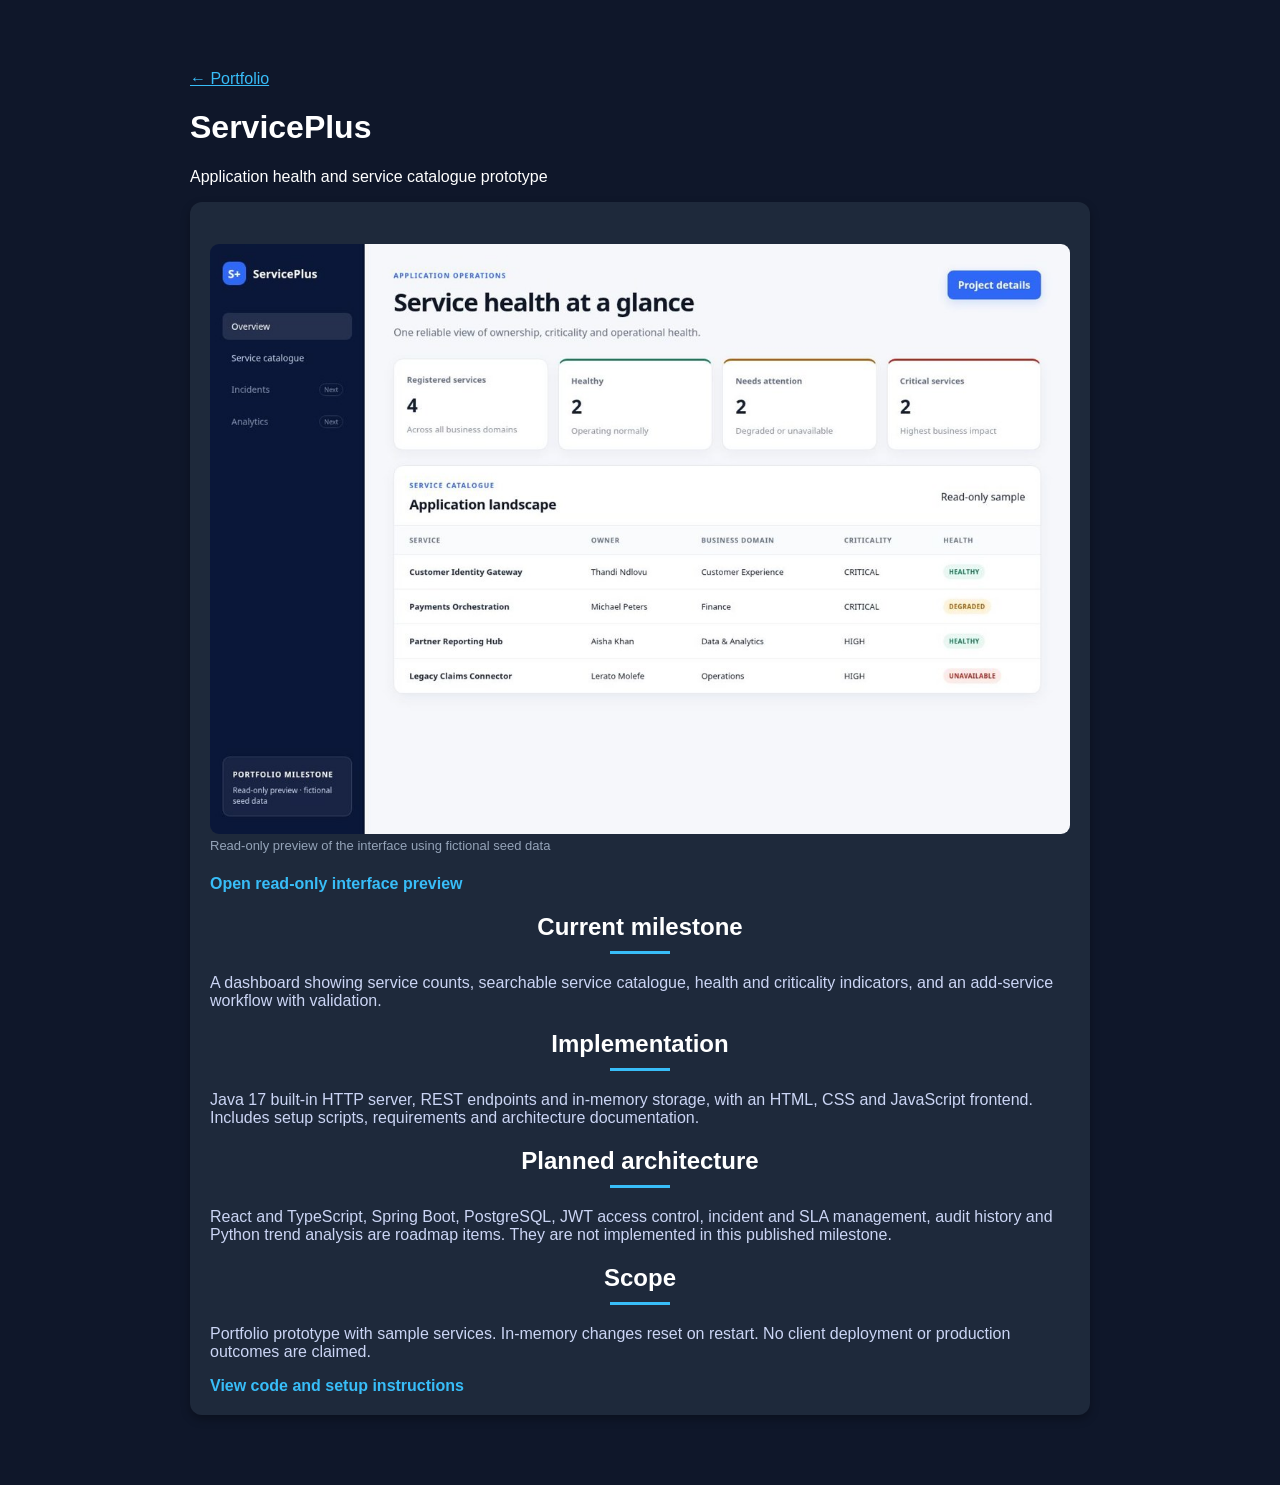
<file: serviceplus.html>
<!DOCTYPE html><html lang="en"><head><meta charset="UTF-8"><meta name="viewport" content="width=device-width,initial-scale=1"><title>ServicePlus | Zethu Mkhize</title><link rel="stylesheet" href="style.css"><style>.project-shot{margin:22px 0}.project-shot img{width:100%;height:auto;border-radius:9px}.project-shot figcaption{color:#94a3b8;font-size:13px}</style></head><body><main class="projects" style="max-width:900px;margin:auto"><a href="index.html#projects" style="color:#38bdf8">← Portfolio</a><h1>ServicePlus</h1><p>Application health and service catalogue prototype</p><div class="project"><figure class="project-shot"><a href="images/serviceplus.jpg"><img src="images/serviceplus.jpg" alt="ServicePlus dashboard" loading="lazy" width="1200" height="700"></a><figcaption>Read-only preview of the interface using fictional seed data</figcaption></figure><p><a href="serviceplus-preview.html">Open read-only interface preview</a></p><h2>Current milestone</h2><p>A dashboard showing service counts, searchable service catalogue, health and criticality indicators, and an add-service workflow with validation.</p><h2>Implementation</h2><p>Java 17 built-in HTTP server, REST endpoints and in-memory storage, with an HTML, CSS and JavaScript frontend. Includes setup scripts, requirements and architecture documentation.</p><h2>Planned architecture</h2><p>React and TypeScript, Spring Boot, PostgreSQL, JWT access control, incident and SLA management, audit history and Python trend analysis are roadmap items. They are not implemented in this published milestone.</p><h2>Scope</h2><p>Portfolio prototype with sample services. In-memory changes reset on restart. No client deployment or production outcomes are claimed.</p><a href="https://github.com/ZethuM13/portfolio/tree/main/projects/serviceplus">View code and setup instructions</a></div></main></body></html>
</file>
<file: style.css>
/* GENERAL */
body {
  font-family: Arial, sans-serif;
  margin: 0;
  background: #0f172a;
  color: white;
}

/* HERO */
.hero {
  background: linear-gradient(135deg, #1e293b, #0f172a);
  padding: 80px 20px;
}

.hero-content {
  display: flex;
  align-items: center;
  justify-content: center;
  gap: 30px;
  flex-wrap: wrap;
  text-align: center;
}

/* PROFILE IMAGE */
.profile-img {
  width: 120px;
  height: 120px;
  border-radius: 50%;
  object-fit: cover;
  border: 3px solid #38bdf8;
  box-shadow: 0 0 20px rgba(56, 189, 248, 0.4);
}

/* HERO TEXT */
.hero h1 {
  font-size: 42px;
  margin-bottom: 10px;
}

.title {
  color: #38bdf8;
  font-weight: bold;
}

.hero p {
  color: #94a3b8;
}

/* CTA BUTTON */
.cta-btn {
  display: inline-block;
  margin-top: 15px;
  padding: 10px 20px;
  background: #38bdf8;
  color: black;
  border-radius: 6px;
  text-decoration: none;
  font-weight: bold;
}

.cta-btn:hover {
  background: #0ea5e9;
}

/* SECTIONS */
.projects {
  padding: 70px 20px;
}

/* HEADINGS */
h2 {
  text-align: center;
  margin-bottom: 20px;
  position: relative;
}

h2::after {
  content: "";
  width: 60px;
  height: 3px;
  background: #38bdf8;
  display: block;
  margin: 10px auto;
}

/* GRID (MAIN UPGRADE 🔥) */
.grid {
  display: grid;
  grid-template-columns: repeat(2, 1fr);
  gap: 20px;
  max-width: 900px;
  margin: auto;
}

/* CARD */
.project {
  background: #1e293b;
  padding: 20px;
  border-radius: 12px;
  box-shadow: 0 4px 10px rgba(0,0,0,0.3);
  transition: 0.2s;
}

.project:hover {
  transform: translateY(-5px);
}

/* TEXT */
.project p {
  color: #cbd5f5;
}

/* LINKS */
.project a {
  color: #38bdf8;
  font-weight: bold;
  text-decoration: none;
}

.project a:hover {
  text-decoration: underline;
}

/* CONTACT */
.contact {
  text-align: center;
  padding: 30px;
  background: #020617;
}

/* MOBILE */
@media (max-width: 768px) {
  .grid {
    grid-template-columns: 1fr;
  }

  .hero h1 {
    font-size: 30px;
  }
}
</file>
